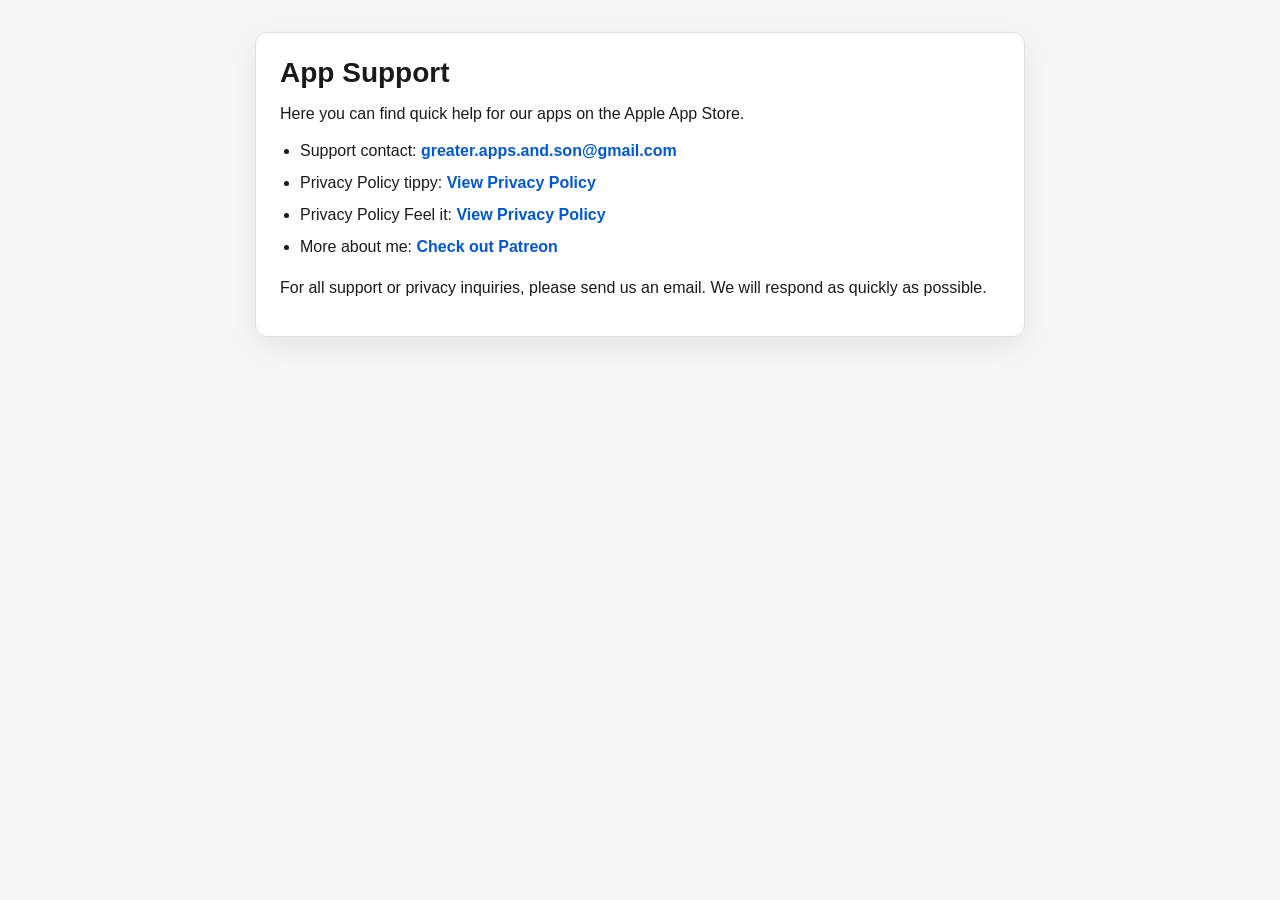
<file: index.html>
<!DOCTYPE html>
<html lang="de">
<head>
  <meta charset="UTF-8">
  <meta name="viewport" content="width=device-width, initial-scale=1.0">
  <title>Weiterleitung zur Support-Seite</title>
</head>
<body>
  <p>Du wirst zur <a href="support.html">Support-Seite</a> weitergeleitet.</p>
  <script>
    window.location.href = 'support.html';
  </script>
</body>
</html>
</file>
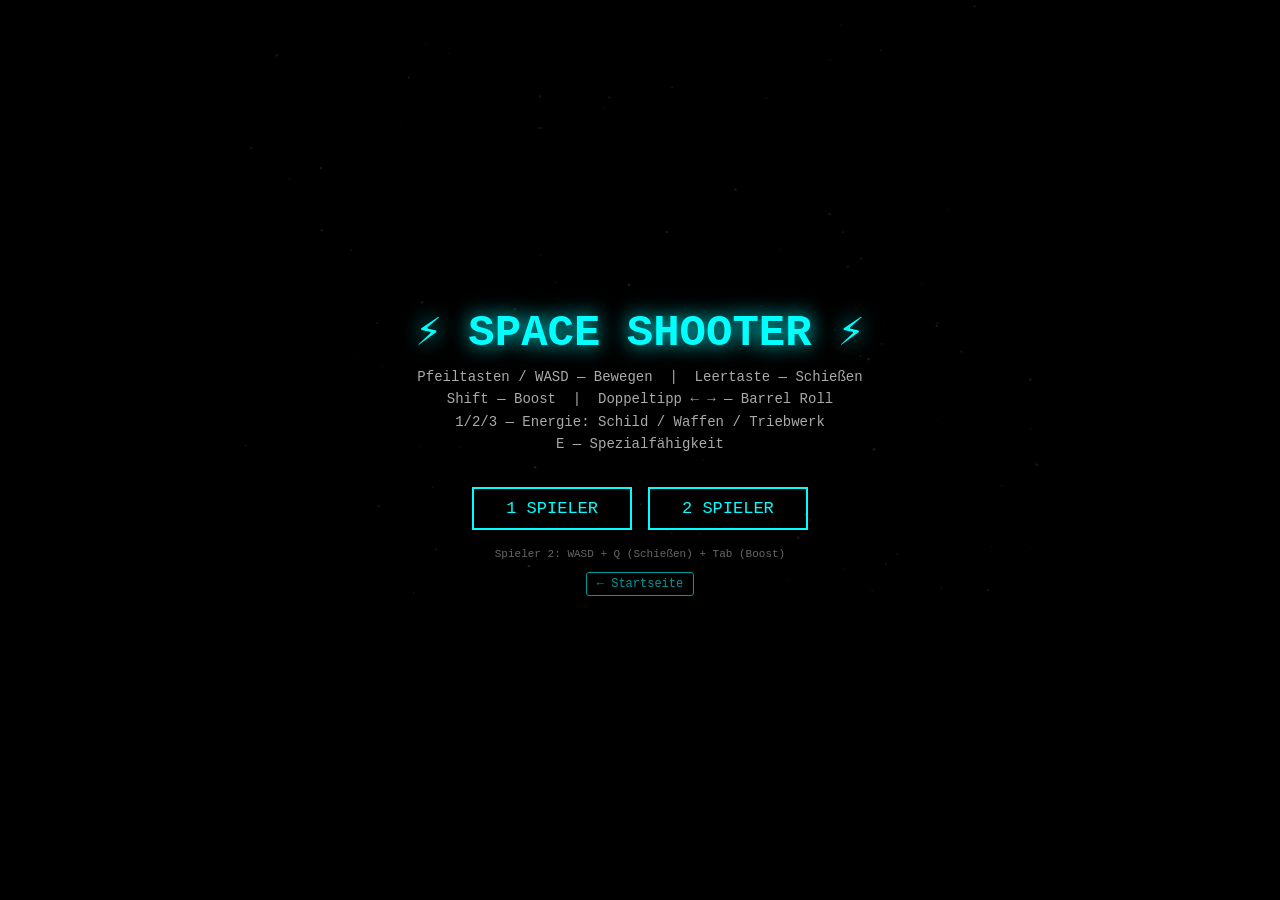
<file: Praktikum/spaceshooter/index.html>
<!DOCTYPE html>
<html lang="de">
<head>
<meta charset="UTF-8">
<meta name="viewport" content="width=device-width, initial-scale=1.0">
<title>Space Shooter</title>
<style>
/* ── Reset ── */
* { margin: 0; padding: 0; box-sizing: border-box; }
body { background: #000; overflow: hidden; font-family: 'Courier New', monospace; color: #fff; }
canvas { display: block; margin: 0 auto; }

/* ── Overlay-Screens ── */
.overlay {
  position: absolute; top: 0; left: 0; right: 0; bottom: 0;
  display: flex; flex-direction: column; justify-content: center; align-items: center;
  background: rgba(0,0,0,0.88); z-index: 20;
}
.overlay.hidden { display: none; }

h1 { font-size: 44px; margin-bottom: 8px; color: #0ff; text-shadow: 0 0 20px #0ff; }
h2 { font-size: 26px; color: #f55; text-shadow: 0 0 15px #f55; margin-bottom: 8px; }
h3 { color: #0ff; margin-bottom: 6px; font-size: 16px; }
.info { font-size: 14px; color: #aaa; margin-bottom: 20px; text-align: center; line-height: 1.6; }

/* ── Buttons ── */
button, .btn {
  padding: 10px 32px; font-size: 17px; font-family: 'Courier New', monospace;
  background: transparent; color: #0ff; border: 2px solid #0ff;
  cursor: pointer; transition: all 0.25s; margin: 4px;
}
button:hover, .btn:hover { background: #0ff; color: #000; }
button:disabled { opacity: 0.3; cursor: default; }
button:disabled:hover { background: transparent; color: #0ff; }

.btn-row { display: flex; gap: 8px; flex-wrap: wrap; justify-content: center; margin: 8px 0; }

/* ── Schiffsauswahl ── */
.ship-cards { display: flex; gap: 12px; margin: 12px 0; flex-wrap: wrap; justify-content: center; }
.ship-card {
  border: 2px solid #333; padding: 14px; width: 180px; text-align: center;
  cursor: pointer; transition: border-color 0.2s; border-radius: 6px;
}
.ship-card:hover { border-color: #0ff; }
.ship-card.selected { border-color: #0ff; background: rgba(0,255,255,0.06); }
.ship-card .ship-name { color: #0ff; font-size: 16px; font-weight: bold; }
.ship-card .ship-desc { color: #888; font-size: 11px; margin-top: 4px; }
.ship-card .ship-stats { color: #aaa; font-size: 10px; margin-top: 6px; line-height: 1.5; }

/* ── Farbauswahl ── */
.color-row { display: flex; gap: 8px; margin: 8px 0; justify-content: center; }
.color-swatch {
  width: 28px; height: 28px; border-radius: 50%; border: 2px solid #333;
  cursor: pointer; transition: border-color 0.2s;
}
.color-swatch:hover { border-color: #fff; }
.color-swatch.selected { border-color: #fff; box-shadow: 0 0 8px rgba(255,255,255,0.5); }
.color-swatch.locked { opacity: 0.25; cursor: not-allowed; }

/* ── Shop ── */
.shop-paths { display: flex; gap: 14px; margin: 12px 0; flex-wrap: wrap; justify-content: center; }
.shop-path {
  border: 1px solid #333; padding: 14px; width: 200px; text-align: center;
  border-radius: 6px;
}
.shop-path h3 { color: #0ff; margin-bottom: 6px; }
.shop-path p { color: #ccc; font-size: 12px; margin-bottom: 8px; }

/* ── Fraktionen ── */
.faction-cards { display: flex; gap: 12px; margin: 12px 0; flex-wrap: wrap; justify-content: center; }
.faction-card {
  border: 2px solid #333; padding: 16px; width: 200px; text-align: center;
  cursor: pointer; transition: border-color 0.2s; border-radius: 6px;
}
.faction-card:hover { border-color: #fff; }
.faction-card .faction-name { font-size: 18px; font-weight: bold; margin-bottom: 4px; }
.faction-card .faction-desc { color: #aaa; font-size: 11px; }

/* ── Navigations-Links ── */
.screen-nav {
  margin-top: 12px; display: flex; gap: 8px; flex-wrap: wrap; justify-content: center;
}
.screen-nav a {
  font-size: 12px; color: #0ff; text-decoration: none; border: 1px solid #0ff;
  padding: 4px 10px; border-radius: 3px; opacity: 0.6; transition: all 0.2s;
}
.screen-nav a:hover { opacity: 1; background: rgba(0,255,255,0.1); }

#finalScore { font-size: 20px; color: #ff0; margin: 12px 0; }
.sub { font-size: 11px; color: #666; margin-top: 6px; }
</style>
</head>
<body>

<canvas id="gameCanvas"></canvas>

<!-- ═══════════ STARTBILDSCHIRM ═══════════ -->
<div id="startScreen" class="overlay">
  <h1>⚡ SPACE SHOOTER ⚡</h1>
  <div class="info">
    Pfeiltasten / WASD — Bewegen &nbsp;|&nbsp; Leertaste — Schießen<br>
    Shift — Boost &nbsp;|&nbsp; Doppeltipp ← → — Barrel Roll<br>
    1/2/3 — Energie: Schild / Waffen / Triebwerk<br>
    E — Spezialfähigkeit
  </div>
  <div class="btn-row">
    <button id="btn1P">1 SPIELER</button>
    <button id="btn2P">2 SPIELER</button>
  </div>
  <p class="sub">Spieler 2: WASD + Q (Schießen) + Tab (Boost)</p>
  <nav class="screen-nav">
    <a href="../index.html">← Startseite</a>
  </nav>
</div>

<!-- ═══════════ SCHIFFSAUSWAHL ═══════════ -->
<div id="shipSelectScreen" class="overlay hidden">
  <h2>Schiff wählen</h2>
  <div id="shipSelectLabel" class="info">Spieler 1</div>
  <div class="ship-cards" id="shipCards"></div>
  <div class="info" style="margin-top:8px">Farbe:</div>
  <div class="color-row" id="colorRow"></div>
  <button id="btnConfirmShip">WEITER</button>
</div>

<!-- ═══════════ SHOP ═══════════ -->
<div id="shopScreen" class="overlay hidden">
  <h2>UPGRADE-SHOP</h2>
  <div id="shopCredits" style="color:#4f4;margin-bottom:8px"></div>
  <div class="shop-paths" id="shopItems"></div>
  <button id="btnCloseShop">WEITER</button>
</div>

<!-- ═══════════ FRAKTIONSWAHL ═══════════ -->
<div id="factionScreen" class="overlay hidden">
  <h2>Fraktion wählen</h2>
  <div class="info">Deine Wahl beeinflusst Boni und Spielverlauf.</div>
  <div class="faction-cards" id="factionCards"></div>
</div>

<!-- ═══════════ GAME OVER ═══════════ -->
<div id="gameOverScreen" class="overlay hidden">
  <h2>GAME OVER</h2>
  <div id="finalScore"></div>
  <div class="btn-row">
    <button id="btnRestart">NOCHMAL</button>
  </div>
  <nav class="screen-nav">
    <a href="../index.html">← Startseite</a>
  </nav>
</div>

<!-- ═══════════ HAUPTSCRIPT ═══════════ -->
<script type="module">
import { Game } from './js/game.js';
import { SHIPS, COLORS, FACTIONS } from './js/config.js';

const canvas = document.getElementById('gameCanvas');
const game = new Game(canvas);

/* ── Schiffskarten generieren ── */
function renderShipCards(selectedShip, selectedColor, forP2) {
  const container = document.getElementById('shipCards');
  container.innerHTML = '';
  for (const [key, ship] of Object.entries(SHIPS)) {
    const card = document.createElement('div');
    card.className = 'ship-card' + ((forP2 ? game.selectedShip2 : game.selectedShip) === key ? ' selected' : '');
    card.innerHTML = `
      <div class="ship-name">${ship.name}</div>
      <div class="ship-desc">${ship.desc}</div>
      <div class="ship-stats">
        Speed: ${'█'.repeat(Math.round(ship.speed * 3))}${'░'.repeat(4 - Math.round(ship.speed * 3))}<br>
        Feuer: ${'█'.repeat(Math.round(ship.fireRate * 3))}${'░'.repeat(4 - Math.round(ship.fireRate * 3))}<br>
        HP: ${'█'.repeat(ship.maxHp)}${'░'.repeat(5 - ship.maxHp)}
      </div>`;
    card.onclick = () => {
      if (forP2) game.selectedShip2 = key; else game.selectedShip = key;
      renderShipCards(null, null, forP2);
    };
    container.appendChild(card);
  }

  const colorRow = document.getElementById('colorRow');
  colorRow.innerHTML = '';
  for (const [key, col] of Object.entries(COLORS)) {
    const s = document.createElement('div');
    s.className = 'color-swatch';
    s.style.background = col.hull;
    const cSel = forP2 ? game.selectedColor2 : game.selectedColor;
    if (cSel === key) s.classList.add('selected');
    if (!game.story.isSkinUnlocked(key)) {
      s.classList.add('locked');
      s.title = '🔒 Noch nicht freigeschaltet';
    } else {
      s.onclick = () => {
        if (forP2) game.selectedColor2 = key; else game.selectedColor = key;
        renderShipCards(null, null, forP2);
      };
    }
    colorRow.appendChild(s);
  }
}

/* ── Fraktionskarten generieren ── */
function renderFactionCards() {
  const container = document.getElementById('factionCards');
  container.innerHTML = '';
  for (const [key, f] of Object.entries(FACTIONS)) {
    const card = document.createElement('div');
    card.className = 'faction-card';
    card.innerHTML = `<div class="faction-name" style="color:${f.color}">${f.name}</div>
      <div class="faction-desc">${f.desc}</div>`;
    card.onclick = () => game.chooseFaction(key);
    container.appendChild(card);
  }
}
renderFactionCards();

/* ── P2-Auswahlphase für Koop ── */
let selectingP2 = false;

function openShipSelect(forP2) {
  selectingP2 = forP2;
  document.getElementById('shipSelectLabel').textContent = forP2 ? 'Spieler 2' : 'Spieler 1';
  renderShipCards(null, null, forP2);
  document.getElementById('shipSelectScreen').classList.remove('hidden');
  document.getElementById('shipSelectScreen').style.display = 'flex';
}

/* ── Start-Buttons ── */
document.getElementById('btn1P').onclick = () => {
  document.getElementById('startScreen').style.display = 'none';
  game.coop = false;
  openShipSelect(false);
};

document.getElementById('btn2P').onclick = () => {
  document.getElementById('startScreen').style.display = 'none';
  game.coop = true;
  openShipSelect(false);
};

document.getElementById('btnConfirmShip').onclick = () => {
  if (game.coop && !selectingP2) {
    document.getElementById('shipSelectScreen').style.display = 'none';
    openShipSelect(true);
    return;
  }
  document.getElementById('shipSelectScreen').style.display = 'none';
  game.hideScreens();
  game.startGame();
};

/* ── Shop schließen ── */
document.getElementById('btnCloseShop').onclick = () => game.closeShop();

/* ── Shop Credits aktualisieren ── */
const shopObs = new MutationObserver(() => {
  const el = document.getElementById('shopCredits');
  if (el && document.getElementById('shopScreen').style.display !== 'none')
    el.textContent = `Credits: ${game.credits}`;
});
shopObs.observe(document.getElementById('shopScreen'), { attributes: true, attributeFilter: ['style'] });

/* ── Neustart ── */
document.getElementById('btnRestart').onclick = () => {
  document.getElementById('gameOverScreen').style.display = 'none';
  document.getElementById('startScreen').style.display = 'flex';
  game.state = 'menu';
  game._bgLoop();
};
</script>
</body>
</html>
</file>
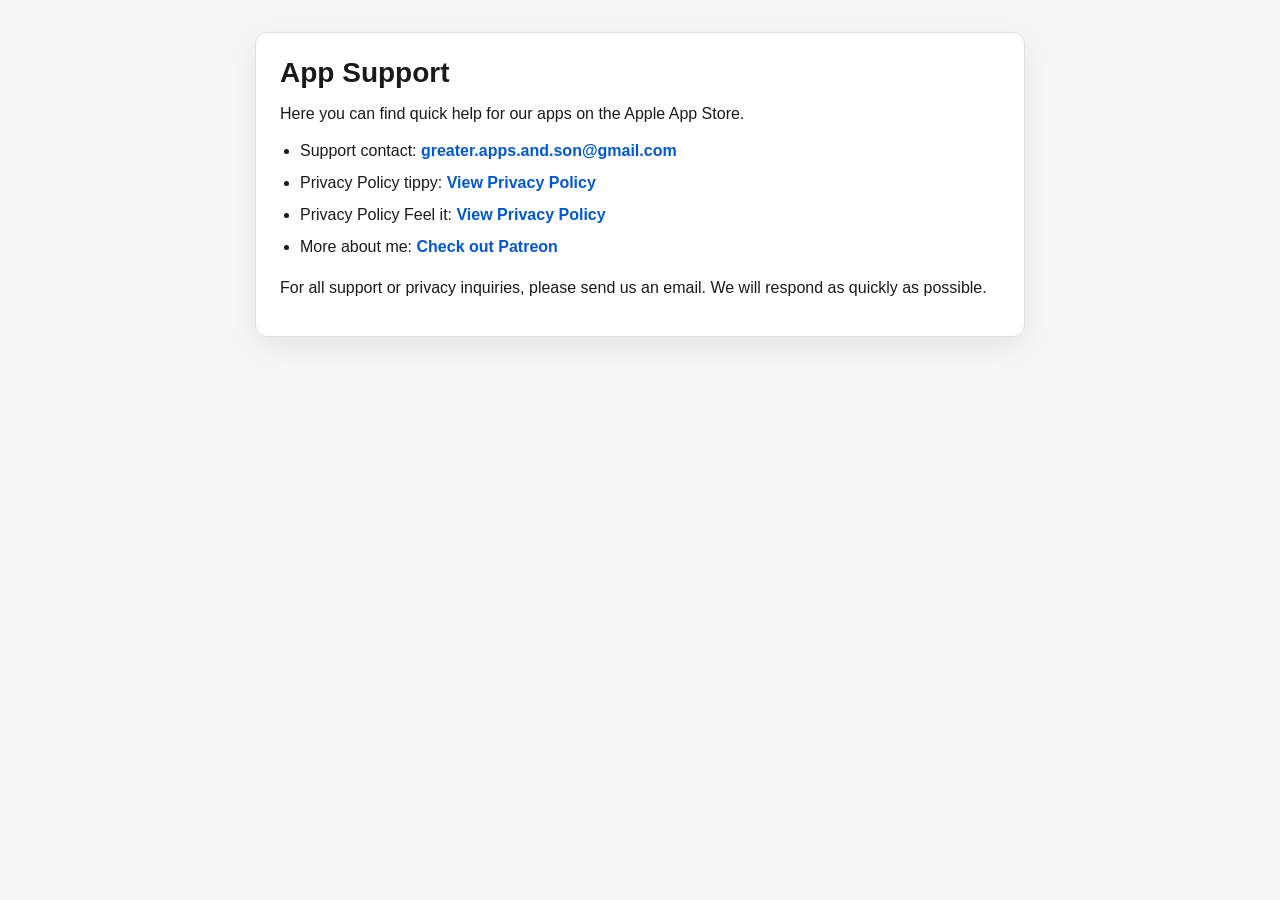
<file: support.html>
<!DOCTYPE html>
<html lang="en">
<head>
  <meta charset="UTF-8">
  <meta name="viewport" content="width=device-width, initial-scale=1.0">
  <title>App Support | Developer Grosser</title>
  <style>
    body {
      font-family: Arial, sans-serif;
      margin: 0;
      padding: 0;
      background: #f7f7f7;
      color: #1a1a1a;
      display: flex;
      justify-content: center;
    }
    .card {
      max-width: 720px;
      width: 100%;
      margin: 32px 16px;
      padding: 24px;
      background: #ffffff;
      border: 1px solid #e0e0e0;
      border-radius: 12px;
      box-shadow: 0 10px 35px rgba(0, 0, 0, 0.08);
    }
    h1 {
      margin-top: 0;
      margin-bottom: 12px;
      font-size: 28px;
    }
    p {
      margin-top: 0;
      margin-bottom: 12px;
      line-height: 1.6;
    }
    ul {
      padding-left: 20px;
      margin: 0 0 16px 0;
    }
    li {
      margin-bottom: 8px;
      line-height: 1.5;
    }
    a {
      color: #0057d9;
      text-decoration: none;
      font-weight: 600;
    }
    a:hover {
      text-decoration: underline;
    }
  </style>
</head>
<body>
  <main class="card">
    <h1>App Support</h1>
    <p>Here you can find quick help for our apps on the Apple App Store.</p>
    <ul>
      <li>Support contact: <a href="mailto:greater.apps.and.son@gmail.com">greater.apps.and.son@gmail.com</a></li>
      <li>Privacy Policy tippy: <a href="datenschutz_tippy.html">View Privacy Policy</a></li>
      <li>Privacy Policy Feel it: <a href="datenschutz_feelit.html">View Privacy Policy</a></li>
      <li>More about me: <a href="https://www.patreon.com/MaxiDev">Check out Patreon</a></li>
    </ul>
    <p>For all support or privacy inquiries, please send us an email. We will respond as quickly as possible.</p>
  </main>
</body>
</html>
</file>
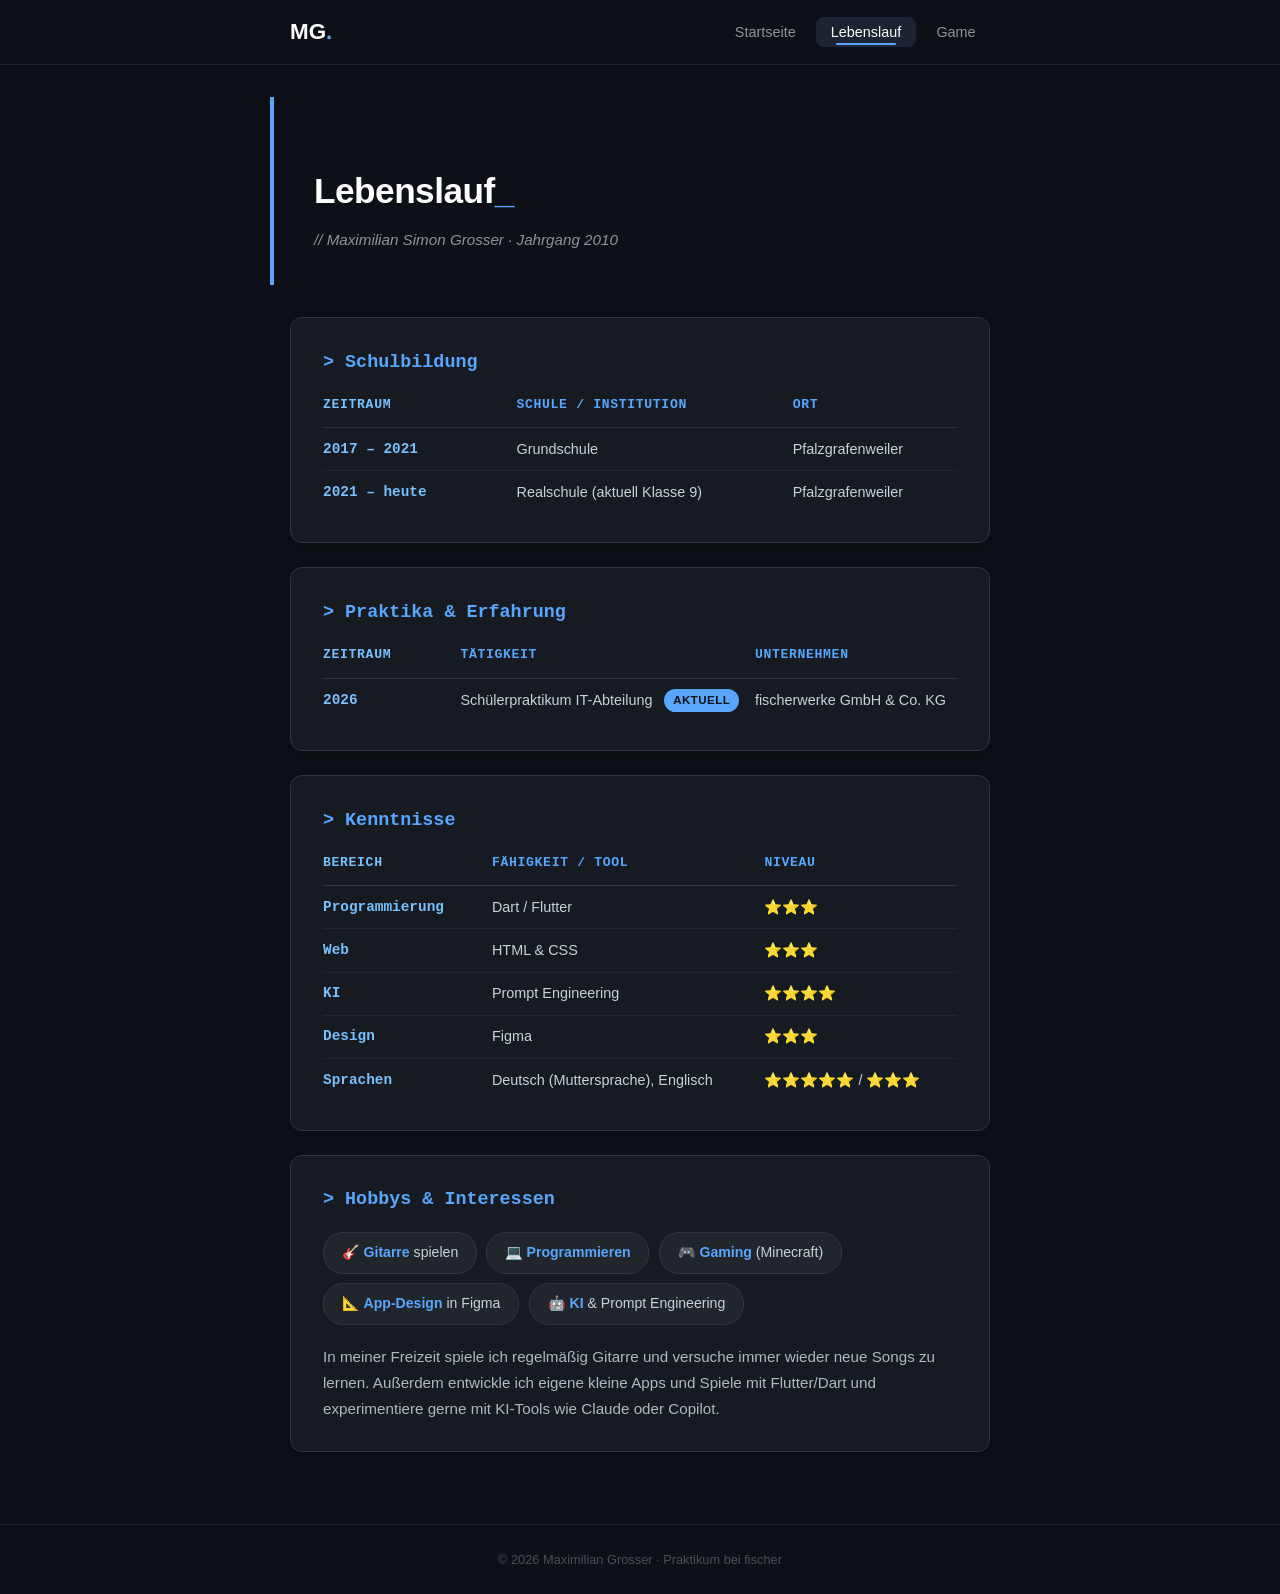
<file: Praktikum/lebenslauf.html>
<!DOCTYPE html>
<html lang="de">
<head>
    <meta charset="UTF-8">
    <meta name="viewport" content="width=device-width, initial-scale=1.0">
    <title>Lebenslauf – Maximilian Grosser</title>
    <!-- Gemeinsames Stylesheet für alle Praktikum-Seiten -->
    <link rel="stylesheet" href="style.css">
</head>
<body>

    <!-- ── Navigation ── -->
    <nav class="navbar">
        <div class="nav-container">
            <!-- Logo führt zurück zur Hauptseite -->
            <a href="index.html" class="nav-logo">MG<span class="dot">.</span></a>

            <!-- Hamburger-Button (nur auf kleinen Bildschirmen sichtbar) -->
            <button class="hamburger" id="hamburger" aria-label="Menü öffnen">
                <span></span>
                <span></span>
                <span></span>
            </button>

            <!-- Navigationslinks zwischen den Seiten -->
            <ul class="nav-links" id="nav-links">
                <li><a href="index.html">Startseite</a></li>
                <!-- Aktuell aktive Seite hervorheben -->
                <li><a href="lebenslauf.html" class="nav-active">Lebenslauf</a></li>
                <li><a href="spaceshooter.html">Game</a></li>
            </ul>
        </div>
    </nav>

    <!-- ── Header / Hero-Bereich ── -->
    <header id="top">
        <div class="container">
            <h1 class="fade-in">Lebenslauf<span class="cursor">_</span></h1>
            <p class="subtitle fade-in delay-1">// Maximilian Simon Grosser &middot; Jahrgang 2010</p>
        </div>
    </header>

    <!-- ── Hauptinhalt ── -->
    <main>
        <div class="container">

            <!-- ── Schulischer Werdegang ── -->
            <section class="card slide-up" id="bildung">
                <h2>&gt; Schulbildung</h2>
                <!-- Tabellarische Übersicht des Bildungswegs -->
                <table class="info-table cv-table">
                    <thead>
                        <tr>
                            <th class="key">Zeitraum</th>
                            <th>Schule / Institution</th>
                            <th>Ort</th>
                        </tr>
                    </thead>
                    <tbody>
                        <tr>
                            <td class="key">2017 – 2021</td>
                            <td>Grundschule</td>
                            <td>Pfalzgrafenweiler</td>
                        </tr>
                        <tr>
                            <td class="key">2021 – heute</td>
                            <td>Realschule (aktuell Klasse 9)</td>
                            <td>Pfalzgrafenweiler</td>
                        </tr>
                    </tbody>
                </table>
            </section>

            <!-- ── Praktika & Berufserfahrung ── -->
            <section class="card slide-up delay-1" id="erfahrung">
                <h2>&gt; Praktika &amp; Erfahrung</h2>
                <table class="info-table cv-table">
                    <thead>
                        <tr>
                            <th class="key">Zeitraum</th>
                            <th>Tätigkeit</th>
                            <th>Unternehmen</th>
                        </tr>
                    </thead>
                    <tbody>
                        <tr>
                            <td class="key">2026</td>
                            <!-- Hervorhebung des aktuellen Praktikums -->
                            <td>Schülerpraktikum IT-Abteilung <span class="badge">aktuell</span></td>
                            <td>fischerwerke GmbH &amp; Co. KG</td>
                        </tr>
                    </tbody>
                </table>
            </section>

            <!-- ── Kenntnisse & Fähigkeiten ── -->
            <section class="card slide-up delay-2" id="kenntnisse">
                <h2>&gt; Kenntnisse</h2>
                <table class="info-table cv-table">
                    <thead>
                        <tr>
                            <th class="key">Bereich</th>
                            <th>Fähigkeit / Tool</th>
                            <th>Niveau</th>
                        </tr>
                    </thead>
                    <tbody>
                        <tr>
                            <td class="key">Programmierung</td>
                            <td>Dart / Flutter</td>
                            <td>⭐⭐⭐</td>
                        </tr>
                        <tr>
                            <td class="key">Web</td>
                            <td>HTML &amp; CSS</td>
                            <td>⭐⭐⭐</td>
                        </tr>
                        <tr>
                            <td class="key">KI</td>
                            <td>Prompt Engineering</td>
                            <td>⭐⭐⭐⭐</td>
                        </tr>
                        <tr>
                            <td class="key">Design</td>
                            <td>Figma</td>
                            <td>⭐⭐⭐</td>
                        </tr>
                        <tr>
                            <td class="key">Sprachen</td>
                            <td>Deutsch (Muttersprache), Englisch</td>
                            <td>⭐⭐⭐⭐⭐ / ⭐⭐⭐</td>
                        </tr>
                    </tbody>
                </table>
            </section>

            <!-- ── Hobbys & Interessen ── -->
            <section class="card slide-up delay-3" id="hobbys">
                <h2>&gt; Hobbys &amp; Interessen</h2>
                <!-- Pill-Tags analog zur Skills-Liste auf der Startseite -->
                <ul class="skills-list">
                    <li>🎸 <strong>Gitarre</strong> spielen</li>
                    <li>💻 <strong>Programmieren</strong></li>
                    <li>🎮 <strong>Gaming</strong> (Minecraft)</li>
                    <li>📐 <strong>App-Design</strong> in Figma</li>
                    <li>🤖 <strong>KI</strong> &amp; Prompt Engineering</li>
                </ul>

                <!-- Kurzer Fließtext zu den Hobbys -->
                <p style="margin-top: 1.2rem;">
                    In meiner Freizeit spiele ich regelmäßig Gitarre und versuche immer
                    wieder neue Songs zu lernen. Außerdem entwickle ich eigene kleine
                    Apps und Spiele mit Flutter/Dart und experimentiere gerne mit
                    KI-Tools wie Claude oder Copilot.
                </p>
            </section>

        </div>
    </main>

    <!-- ── Footer ── -->
    <footer>
        <div class="container">
            <p>&copy; 2026 Maximilian Grosser &middot; Praktikum bei fischer</p>
        </div>
    </footer>

<script>
    /* ── Hamburger-Menü ──────────────────────────────────────────── */
    var hamburger = document.getElementById('hamburger');
    var navLinks  = document.getElementById('nav-links');

    // Klick auf Hamburger-Icon: Menü ein- oder ausklappen
    hamburger.addEventListener('click', function() {
        var isOpen = navLinks.classList.toggle('open');
        hamburger.setAttribute('aria-expanded', isOpen);
    });
</script>

</body>
</html>
</file>
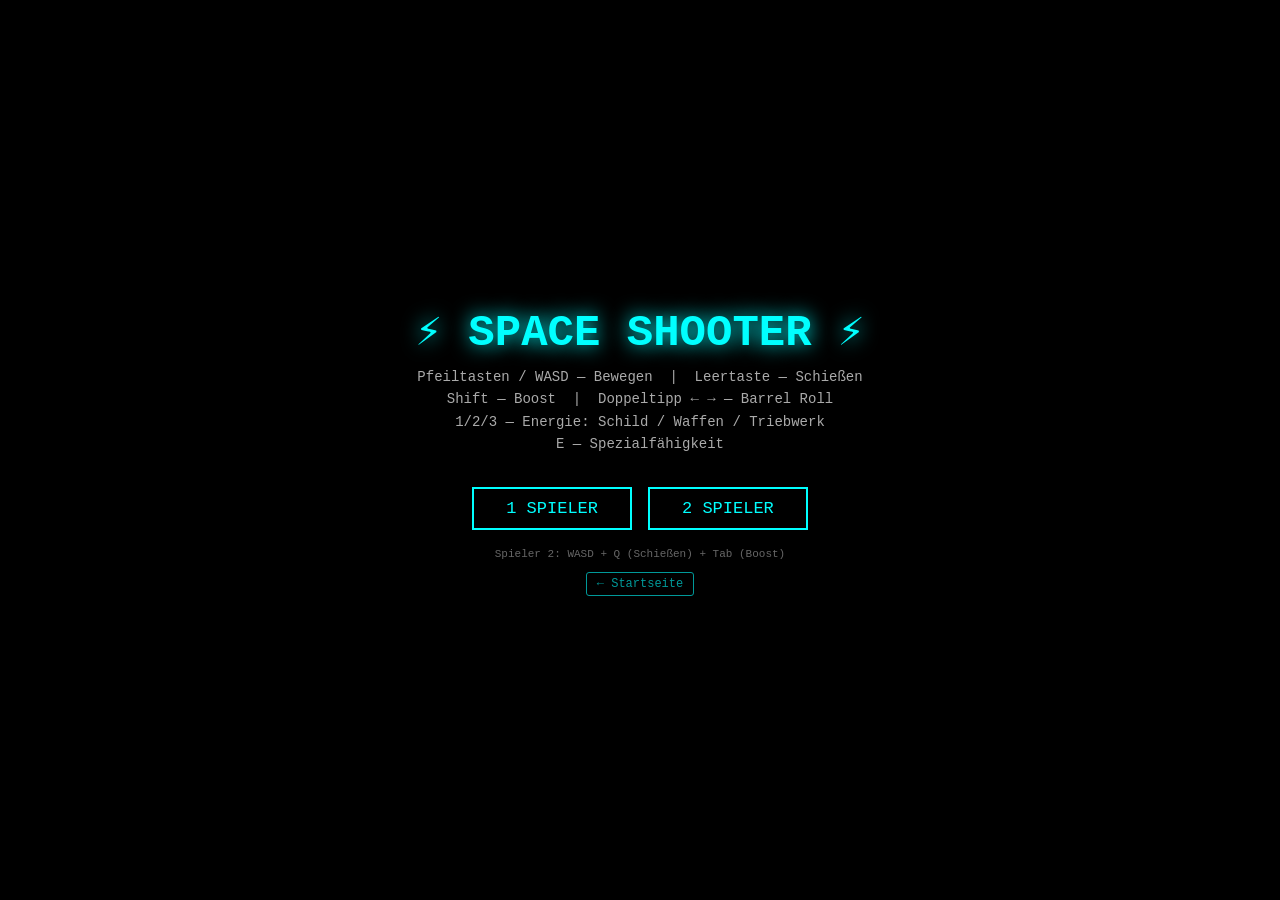
<file: Praktikum/spaceshooter.html>
<!DOCTYPE html>
<html lang="de">
<head>
<meta charset="UTF-8">
<meta name="viewport" content="width=device-width, initial-scale=1.0">
<title>Space Shooter – Weiterleitung</title>
<meta http-equiv="refresh" content="0;url=spaceshooter/index.html">
<style>
  body { background: #000; color: #0ff; font-family: 'Courier New', monospace; display: flex; justify-content: center; align-items: center; height: 100vh; }
</style>
</head>
<body>
  <p>Weiterleitung zur neuen Version… <a href="spaceshooter/index.html" style="color:#0ff">Klicke hier</a> falls es nicht automatisch geht.</p>
</body>
</html>
</file>
<file: Praktikum/style.css>
/* ═══════════════════════════════
   Reset & Basis
   ═══════════════════════════════ */  
*, *::before, *::after {  
    margin: 0;  
    padding: 0;  
    box-sizing: border-box;  
}

html {  
    scroll-behavior: smooth;  
}

body {  
    font-family: 'Segoe UI', 'Helvetica Neue', Arial, sans-serif;  
    background-color: #0d1117;  
    color: #c9d1d9;  
    line-height: 1.7;  
    min-height: 100vh;  
}
section.card {  
    scroll-margin-top: 80px;  
}  
.container {  
    max-width: 740px;  
    width: 100%;  
    margin: 0 auto;  
    padding: 0 1.25rem;  
}


/* ═══════════════════════════════  
   Animationen – Keyframes  
   ═══════════════════════════════ */  
@keyframes fadeIn {  
    from {  
        opacity: 0;  
        transform: translateY(-10px);  
    }  
    to {  
        opacity: 1;  
        transform: translateY(0);  
    }  
}

@keyframes slideUp {  
    from {  
        opacity: 0;  
        transform: translateY(40px);  
    }  
    to {  
        opacity: 1;  
        transform: translateY(0);  
    }  
}

@keyframes blink {  
    50% { opacity: 0; }  
}

@keyframes navSlideDown {  
    from {  
        opacity: 0;  
        transform: translateY(-100%);  
    }  
    to {  
        opacity: 1;  
        transform: translateY(0);  
    }  
}

@keyframes popIn {  
    0% {  
        opacity: 0;  
        transform: scale(0.6);  
    }  
    70% {  
        transform: scale(1.08);  
    }  
    100% {  
        opacity: 1;  
        transform: scale(1);  
    }  
}

/* Animations-Klassen */  
.fade-in {  
    animation: fadeIn 0.8s ease forwards;  
    opacity: 0;  
}

.slide-up {  
    animation: slideUp 0.7s ease forwards;  
    opacity: 0;  
}

.delay-1 { animation-delay: 0.2s; }  
.delay-2 { animation-delay: 0.4s; }  
.delay-3 { animation-delay: 0.6s; }


/* ═══════════════════════════════  
   Navigation  
   ═══════════════════════════════ */  
.navbar {  
    position: sticky;  
    top: 0;  
    z-index: 100;  
    background-color: rgba(13, 17, 23, 0.85);  
    backdrop-filter: blur(12px);  
    border-bottom: 1px solid #21262d;  
    padding: 0.8rem 0;  
    animation: navSlideDown 0.5s ease forwards;  
}

.nav-container {  
    max-width: 740px;  
    margin: 0 auto;  
    padding: 0 1.25rem;  
    display: flex;  
    justify-content: space-between;  
    align-items: center;  
}

.nav-logo {  
    font-size: 1.4rem;  
    font-weight: 700;  
    color: #ffffff;  
    text-decoration: none;  
    transition: transform 0.3s ease, color 0.3s ease;  
}

.nav-logo:hover {  
    transform: scale(1.15) rotate(-3deg);  
    color: #58a6ff;  
}

.nav-logo .dot {  
    color: #58a6ff;  
}

.nav-links {  
    list-style: none;  
    display: flex;  
    gap: 0.4rem;  
}

.nav-links a {  
    text-decoration: none;  
    color: #8b949e;  
    font-size: 0.9rem;  
    font-weight: 500;  
    padding: 0.45rem 0.9rem;  
    border-radius: 8px;  
    position: relative;  
    transition: color 0.25s ease,  
                background-color 0.25s ease,  
                transform 0.25s ease;  
}

.nav-links a:hover {  
    color: #ffffff;  
    background-color: #1c2433;  
    transform: translateY(-2px);  
}

/* Animierter Unterstrich */  
.nav-links a::after {  
    content: '';  
    position: absolute;  
    bottom: 2px;  
    left: 50%;  
    width: 0;  
    height: 2px;  
    background-color: #58a6ff;  
    border-radius: 2px;  
    transition: width 0.3s ease, left 0.3s ease;  
}

.nav-links a:hover::after {  
    width: 60%;  
    left: 20%;  
}


/* ═══════════════════════════════  
   Header  
   ═══════════════════════════════ */  
header {  
    padding: 4rem 0 2rem;  
    border-left: 4px solid #58a6ff;  
    margin: 2rem auto 0;  
    max-width: 740px;  
    padding-left: 1.25rem;  
}

h1 {  
    font-size: 2.2rem;  
    font-weight: 700;  
    color: #ffffff;  
    letter-spacing: -0.5px;  
}

.cursor {  
    color: #58a6ff;  
    animation: blink 1s step-end infinite;  
}

.subtitle {  
    margin-top: 0.4rem;  
    font-size: 0.95rem;  
    color: #8b949e;  
    font-style: italic;  
}


/* ═══════════════════════════════  
   Main  
   ═══════════════════════════════ */  
main {  
    padding: 2rem 0;  
}


/* ═══════════════════════════════  
   Cards – untereinander gestapelt  
   ═══════════════════════════════ */  
.card {  
    background-color: #161b22;  
    border: 1px solid #30363d;  
    border-radius: 12px;  
    padding: 1.8rem 2rem;  
    margin-bottom: 1.5rem;  
    box-shadow: 0 4px 12px rgba(0, 0, 0, 0.3);  
    transition: border-color 0.3s ease,  
                box-shadow 0.4s ease,  
                transform 0.3s ease;  
}

.card:hover {  
    border-color: #58a6ff;  
    box-shadow: 0 10px 30px rgba(88, 166, 255, 0.15);  
    transform: translateY(-5px);  
}

h2 {  
    font-size: 1.15rem;  
    font-weight: 600;  
    color: #58a6ff;  
    margin-bottom: 1rem;  
    font-family: 'Courier New', Courier, monospace;  
}

.card p {  
    font-size: 0.95rem;  
    color: #b0b8c1;  
}
/* ═══════════════════════════════  
   Aufleuchten bei Klick (kein Springen)  
   ═══════════════════════════════ */  
   @keyframes glowPulse {  
    0% {  
        opacity: 1;  
        box-shadow: 0 4px 12px rgba(0, 0, 0, 0.3);  
        border-color: #30363d;  
    }  
    25% {  
        opacity: 1;  
        box-shadow: 0 0 30px 10px rgba(88, 166, 255, 0.4);  
        border-color: #58a6ff;  
    }  
    100% {  
        opacity: 1;  
        box-shadow: 0 4px 12px rgba(0, 0, 0, 0.3);  
        border-color: #30363d;  
    }  
}

.card.glow {  
    opacity: 1;  
    animation: glowPulse 1.2s ease forwards;  
}  



/* ═══════════════════════════════  
   Info-Tabelle  
   ═══════════════════════════════ */  
.info-table {  
    width: 100%;  
    border-collapse: collapse;  
}

.info-table tr {  
    border-bottom: 1px solid #21262d;  
    transition: background-color 0.2s ease;  
}

.info-table tr:hover {  
    background-color: #1c2433;  
}

.info-table tr:last-child {  
    border-bottom: none;  
}

.info-table td {  
    padding: 0.55rem 0;  
    font-size: 0.9rem;  
    vertical-align: top;  
}

.info-table .key {  
    color: #79c0ff;  
    font-family: 'Courier New', Courier, monospace;  
    font-weight: 600;  
    white-space: nowrap;  
    padding-right: 1rem;  
}


/* ═══════════════════════════════  
   Skills-Liste  
   ═══════════════════════════════ */  
.skills-list {  
    list-style: none;  
    display: flex;  
    flex-wrap: wrap;  
    gap: 0.6rem;  
}

.skills-list li {  
    background-color: #21262d;  
    border: 1px solid #30363d;  
    padding: 0.5rem 1.1rem;  
    border-radius: 20px;  
    font-size: 0.88rem;  
    color: #c9d1d9;  
    animation: popIn 0.5s ease forwards;  
    opacity: 0;  
    transition: background-color 0.25s ease,  
                border-color 0.25s ease,  
                transform 0.25s ease,  
                box-shadow 0.25s ease;  
}

/* Gestaffelte Einblend-Animation je Skill */  
.skills-list li:nth-child(1) { animation-delay: 0.5s; }  
.skills-list li:nth-child(2) { animation-delay: 0.65s; }  
.skills-list li:nth-child(3) { animation-delay: 0.8s; }  
.skills-list li:nth-child(4) { animation-delay: 0.95s; }  
.skills-list li:nth-child(5) { animation-delay: 1.1s; }

.skills-list li:hover {  
    background-color: #30363d;  
    border-color: #58a6ff;  
    transform: scale(1.1);  
    box-shadow: 0 4px 14px rgba(88, 166, 255, 0.2);  
}

.skills-list li strong {  
    color: #58a6ff;  
}


/* ═══════════════════════════════  
   Footer  
   ═══════════════════════════════ */  
footer {  
    margin-top: 1rem;  
    padding: 1.5rem 0;  
    text-align: center;  
    font-size: 0.8rem;  
    color: #484f58;  
    border-top: 1px solid #21262d;  
}


/* ═══════════════════════════════
   Responsive
   ═══════════════════════════════ */
@media (max-width: 500px) {
    h1 {
        font-size: 1.6rem;
    }

    .card {
        padding: 1.3rem 1.2rem;
    }

    .info-table .key {
        display: block;
        padding-bottom: 0;
    }

    .info-table td:last-child {
        display: block;
        padding-top: 0;
        padding-bottom: 0.8rem;
    }

    .nav-links a {
        padding: 0.4rem 0.6rem;
        font-size: 0.82rem;
    }
}


/* ═══════════════════════════════
   Hamburger-Menü
   ═══════════════════════════════ */

/* Hamburger-Button: nur auf kleinen Bildschirmen anzeigen */
.hamburger {
    display: none;
    flex-direction: column;
    justify-content: center;
    gap: 5px;
    background: none;
    border: none;
    cursor: pointer;
    padding: 0.4rem;
}

/* Die drei Striche des Hamburger-Icons */
.hamburger span {
    display: block;
    width: 24px;
    height: 2px;
    background-color: #c9d1d9;
    border-radius: 2px;
    transition: transform 0.3s ease, opacity 0.3s ease;
}

/* Hamburger × Animation – oberer Strich */
.hamburger[aria-expanded="true"] span:nth-child(1) {
    transform: translateY(7px) rotate(45deg);
}

/* Hamburger × Animation – mittlerer Strich ausblenden */
.hamburger[aria-expanded="true"] span:nth-child(2) {
    opacity: 0;
}

/* Hamburger × Animation – unterer Strich */
.hamburger[aria-expanded="true"] span:nth-child(3) {
    transform: translateY(-7px) rotate(-45deg);
}

/* Ab 640 px Breite Hamburger anzeigen, Standard-Nav ausblenden */
@media (max-width: 640px) {
    .hamburger {
        display: flex;
    }

    /* Nav-Links standardmäßig ausblenden */
    .nav-links {
        display: none;
        flex-direction: column;
        position: absolute;
        top: 100%;
        left: 0;
        right: 0;
        background-color: rgba(13, 17, 23, 0.97);
        border-bottom: 1px solid #21262d;
        padding: 0.75rem 1rem;
        gap: 0.25rem;
        z-index: 99;
    }

    /* Menü einblenden, wenn .open-Klasse gesetzt ist */
    .nav-links.open {
        display: flex;
    }

    .nav-links li {
        width: 100%;
    }

    .nav-links a {
        display: block;
        width: 100%;
        padding: 0.6rem 0.8rem;
        font-size: 0.9rem;
    }
}


/* ═══════════════════════════════
   Aktiver Navigations-Link
   ═══════════════════════════════ */

/* Aktuell angezeigte Seite wird heller hervorgehoben */
.nav-links a.nav-active {
    color: #ffffff;
    background-color: #1c2433;
}

.nav-links a.nav-active::after {
    width: 60%;
    left: 20%;
}


/* ═══════════════════════════════
   Bilder-Grid (Sektion "Interessen")
   ═══════════════════════════════ */

/* Kurze Beschreibung unterhalb der Sektions-Überschrift */
.card-desc {
    font-size: 0.88rem;
    color: #8b949e;
    margin-bottom: 1.2rem;
}

/* Zwei-Spalten-Raster für die Bild-Links */
.image-grid {
    display: grid;
    grid-template-columns: repeat(2, 1fr);
    gap: 1rem;
}

/* Jedes Bild ist gleichzeitig ein anklickbarer Link */
.img-link {
    display: flex;
    flex-direction: column;
    align-items: center;
    gap: 0.5rem;
    text-decoration: none;
    border: 1px solid #30363d;
    border-radius: 10px;
    padding: 0.8rem;
    background-color: #0d1117;
    transition: border-color 0.25s ease,
                box-shadow 0.25s ease,
                transform 0.25s ease;
}

.img-link:hover {
    border-color: #58a6ff;
    box-shadow: 0 6px 20px rgba(88, 166, 255, 0.2);
    transform: translateY(-4px);
}

/* Bild passt sich dem Container an, max. Höhe begrenzt */
.img-link img {
    width: 100%;
    max-height: 160px;
    object-fit: contain;
    border-radius: 6px;
}

/* Beschriftung unter dem Bild */
.img-caption {
    font-size: 0.88rem;
    color: #8b949e;
    text-align: center;
}

/* Auf kleinen Bildschirmen in eine Spalte wechseln */
@media (max-width: 460px) {
    .image-grid {
        grid-template-columns: 1fr;
    }
}


/* ═══════════════════════════════
   Video-Einbettung (responsive)
   ═══════════════════════════════ */

/* Wrapper hält das 16:9-Seitenverhältnis per padding-Trick */
.video-wrapper {
    position: relative;
    padding-bottom: 56.25%; /* 16:9 */
    height: 0;
    overflow: hidden;
    border-radius: 10px;
    border: 1px solid #30363d;
}

/* iframe füllt den gesamten Wrapper aus */
.video-wrapper iframe {
    position: absolute;
    top: 0;
    left: 0;
    width: 100%;
    height: 100%;
    border: none;
}


/* ═══════════════════════════════
   Lebenslauf-Tabelle
   ═══════════════════════════════ */

/* Kopfzeile der CV-Tabelle */
.cv-table thead th {
    color: #58a6ff;
    font-family: 'Courier New', Courier, monospace;
    font-size: 0.82rem;
    font-weight: 600;
    text-transform: uppercase;
    letter-spacing: 0.05em;
    padding-bottom: 0.7rem;
    text-align: left;
    border-bottom: 1px solid #30363d;
}

/* Erste Kopfspalte (Zeitraum) mit fixierter Mindestbreite */
.cv-table thead th:first-child {
    min-width: 130px;
}

/* Badge für den Status "aktuell" */
.badge {
    display: inline-block;
    font-size: 0.72rem;
    font-weight: 600;
    color: #0d1117;
    background-color: #58a6ff;
    border-radius: 20px;
    padding: 0.1rem 0.55rem;
    margin-left: 0.5rem;
    vertical-align: middle;
    text-transform: uppercase;
    letter-spacing: 0.04em;
}
</file>
